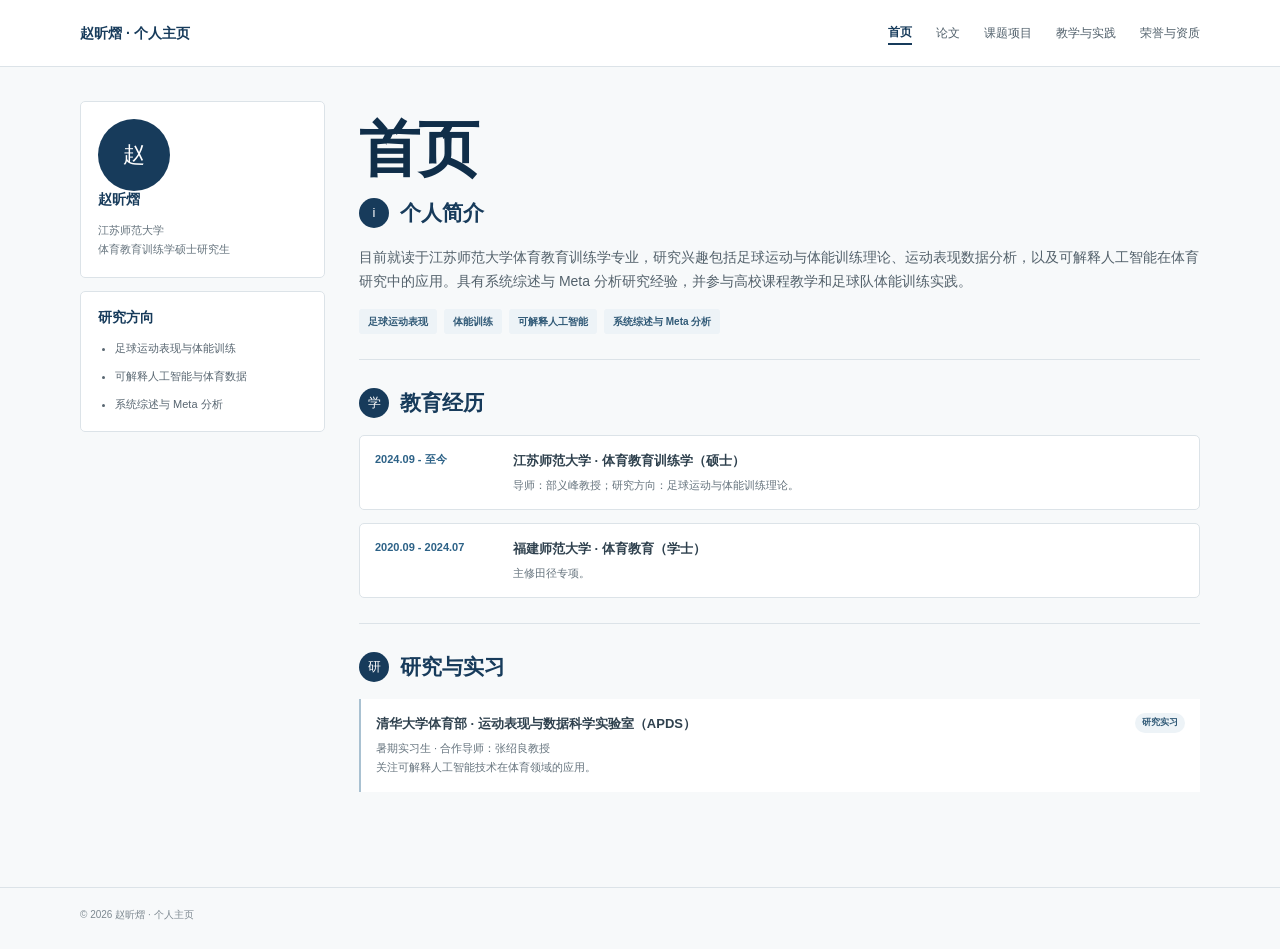
<file: index.html>
<!doctype html>
<html lang="zh-CN">
<head>
  <meta charset="utf-8">
  <meta name="viewport" content="width=device-width, initial-scale=1">
  <title>首页 · 赵昕熠</title>
  <link rel="stylesheet" href="style.css">
</head>
<body>
  <header class="top">
    <nav class="nav wrap" aria-label="主导航">
      <a class="brand" href="index.html">赵昕熠 · 个人主页</a>
      <div class="nav-links"><a href="index.html" aria-current="page">首页</a>
        <a href="publications.html">论文</a>
        <a href="projects.html">课题项目</a>
        <a href="practice.html">教学与实践</a>
        <a href="honors.html">荣誉与资质</a></div>
    </nav>
  </header>
  <main class="wrap page-grid">
    <aside class="sidebar" aria-label="个人资料">
      <section class="side-card">
        <div class="avatar" aria-hidden="true">赵</div>
        <h2>赵昕熠</h2>
        <p>江苏师范大学<br>体育教育训练学硕士研究生</p>
      </section>
      <section class="side-card">
        <h2>研究方向</h2>
        <ul><li>足球运动表现与体能训练</li><li>可解释人工智能与体育数据</li><li>系统综述与 Meta 分析</li></ul>
      </section>
    </aside>
    <div class="content">
      <h1>首页</h1>
      <section class="section" id="about">
          <h2 class="section-title"><span class="section-icon">i</span>个人简介</h2>
          <p class="intro">目前就读于江苏师范大学体育教育训练学专业，研究兴趣包括足球运动与体能训练理论、运动表现数据分析，以及可解释人工智能在体育研究中的应用。具有系统综述与 Meta 分析研究经验，并参与高校课程教学和足球队体能训练实践。</p>
          <div class="tag-list"><span class="tag">足球运动表现</span><span class="tag">体能训练</span><span class="tag">可解释人工智能</span><span class="tag">系统综述与 Meta 分析</span></div>
        </section>
      <section class="section" id="education">
          <h2 class="section-title"><span class="section-icon">学</span>教育经历</h2>
          <div class="edu-list">
            <article class="edu-item"><div class="date">2024.09 - 至今</div><div><h3>江苏师范大学 · 体育教育训练学（硕士）</h3><p>导师：部义峰教授；研究方向：足球运动与体能训练理论。</p></div></article>
            <article class="edu-item"><div class="date">2020.09 - 2024.07</div><div><h3>福建师范大学 · 体育教育（学士）</h3><p>主修田径专项。</p></div></article>
          </div>
        </section>
      <section class="section" id="experience">
          <h2 class="section-title"><span class="section-icon">研</span>研究与实习</h2>
          <div class="entry-list">
            <article class="entry"><div class="entry-head"><div><h3>清华大学体育部 · 运动表现与数据科学实验室（APDS）</h3><p>暑期实习生 · 合作导师：张绍良教授</p></div><span class="status">研究实习</span></div><p>关注可解释人工智能技术在体育领域的应用。</p></article>
          </div>
        </section>
    </div>
  </main>
  <footer><div class="wrap">© 2026 赵昕熠 · 个人主页</div></footer>
</body>
</html>
</file>
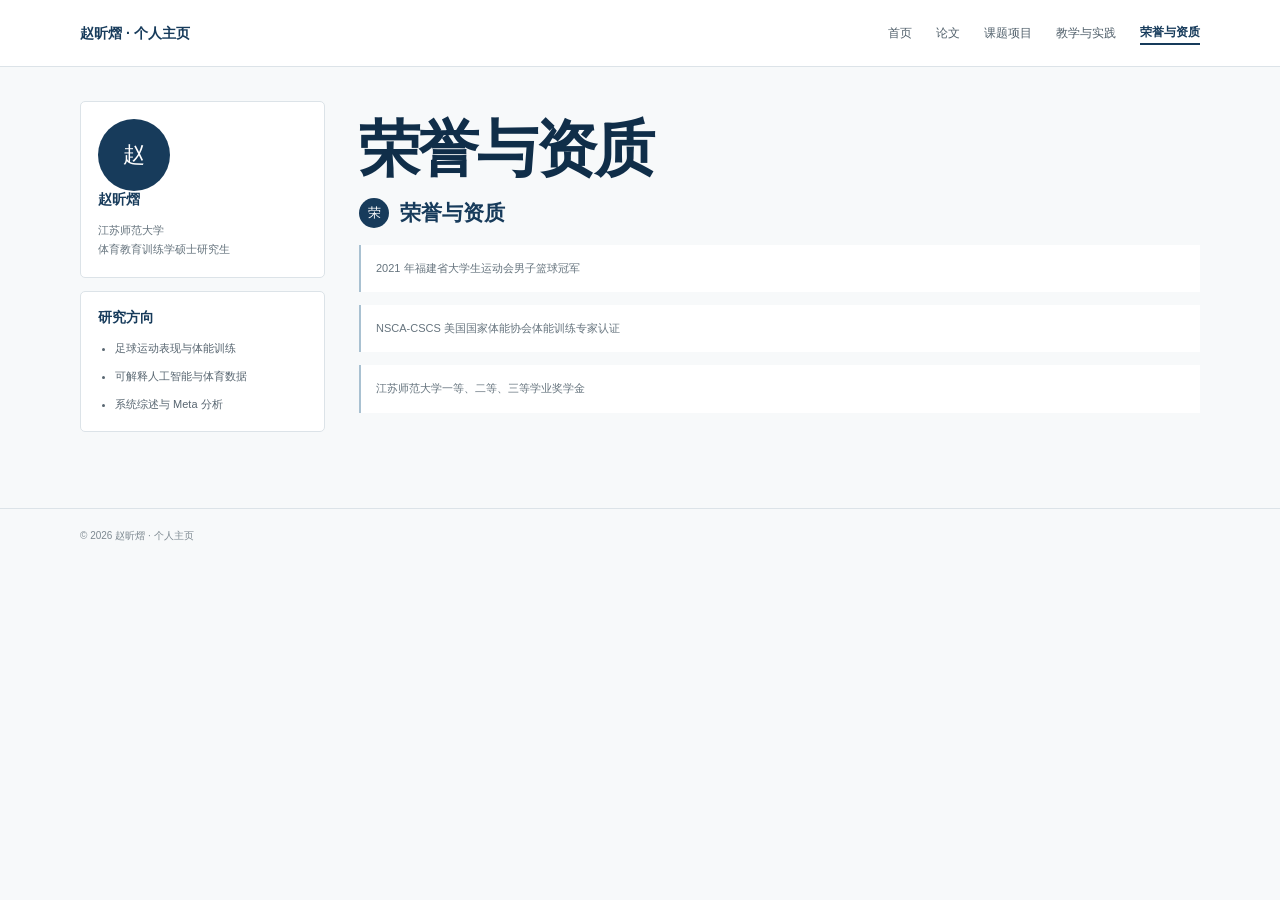
<file: honors.html>
<!doctype html>
<html lang="zh-CN">
<head>
  <meta charset="utf-8">
  <meta name="viewport" content="width=device-width, initial-scale=1">
  <title>荣誉与资质 · 赵昕熠</title>
  <link rel="stylesheet" href="style.css">
</head>
<body>
  <header class="top">
    <nav class="nav wrap" aria-label="主导航">
      <a class="brand" href="index.html">赵昕熠 · 个人主页</a>
      <div class="nav-links"><a href="index.html">首页</a>
        <a href="publications.html">论文</a>
        <a href="projects.html">课题项目</a>
        <a href="practice.html">教学与实践</a>
        <a href="honors.html" aria-current="page">荣誉与资质</a></div>
    </nav>
  </header>
  <main class="wrap page-grid">
    <aside class="sidebar" aria-label="个人资料">
      <section class="side-card">
        <div class="avatar" aria-hidden="true">赵</div>
        <h2>赵昕熠</h2>
        <p>江苏师范大学<br>体育教育训练学硕士研究生</p>
      </section>
      <section class="side-card">
        <h2>研究方向</h2>
        <ul><li>足球运动表现与体能训练</li><li>可解释人工智能与体育数据</li><li>系统综述与 Meta 分析</li></ul>
      </section>
    </aside>
    <div class="content">
      <h1>荣誉与资质</h1>
      <section class="section" id="honors">
          <h2 class="section-title"><span class="section-icon">荣</span>荣誉与资质</h2>
          <div class="entry-list">
            <article class="entry"><p>2021 年福建省大学生运动会男子篮球冠军</p></article>
            <article class="entry"><p>NSCA-CSCS 美国国家体能协会体能训练专家认证</p></article>
            <article class="entry"><p>江苏师范大学一等、二等、三等学业奖学金</p></article>
          </div>
        </section>
    </div>
  </main>
  <footer><div class="wrap">© 2026 赵昕熠 · 个人主页</div></footer>
</body>
</html>
</file>
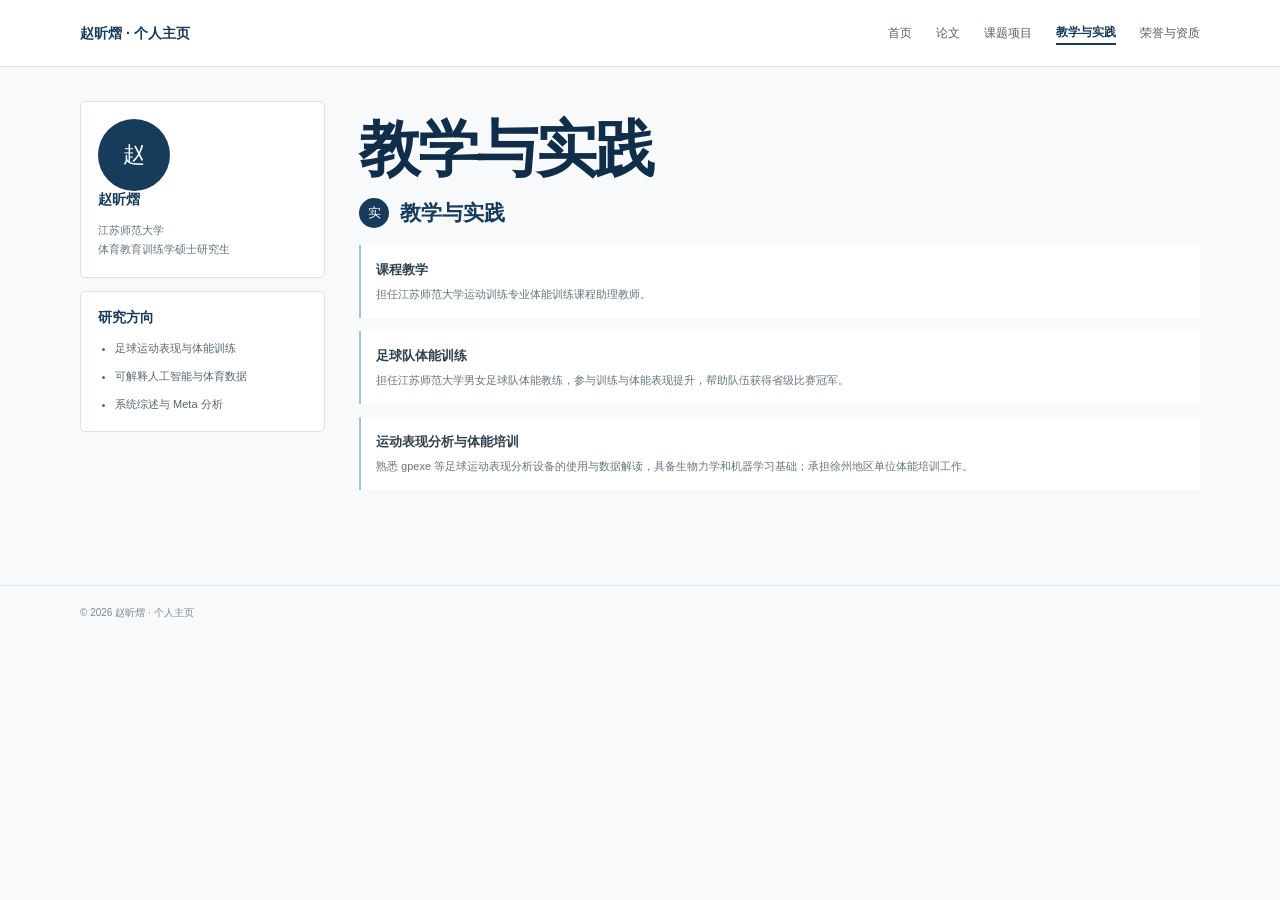
<file: practice.html>
<!doctype html>
<html lang="zh-CN">
<head>
  <meta charset="utf-8">
  <meta name="viewport" content="width=device-width, initial-scale=1">
  <title>教学与实践 · 赵昕熠</title>
  <link rel="stylesheet" href="style.css">
</head>
<body>
  <header class="top">
    <nav class="nav wrap" aria-label="主导航">
      <a class="brand" href="index.html">赵昕熠 · 个人主页</a>
      <div class="nav-links"><a href="index.html">首页</a>
        <a href="publications.html">论文</a>
        <a href="projects.html">课题项目</a>
        <a href="practice.html" aria-current="page">教学与实践</a>
        <a href="honors.html">荣誉与资质</a></div>
    </nav>
  </header>
  <main class="wrap page-grid">
    <aside class="sidebar" aria-label="个人资料">
      <section class="side-card">
        <div class="avatar" aria-hidden="true">赵</div>
        <h2>赵昕熠</h2>
        <p>江苏师范大学<br>体育教育训练学硕士研究生</p>
      </section>
      <section class="side-card">
        <h2>研究方向</h2>
        <ul><li>足球运动表现与体能训练</li><li>可解释人工智能与体育数据</li><li>系统综述与 Meta 分析</li></ul>
      </section>
    </aside>
    <div class="content">
      <h1>教学与实践</h1>
      <section class="section" id="practice">
          <h2 class="section-title"><span class="section-icon">实</span>教学与实践</h2>
          <div class="entry-list">
            <article class="entry"><h3>课程教学</h3><p>担任江苏师范大学运动训练专业体能训练课程助理教师。</p></article>
            <article class="entry"><h3>足球队体能训练</h3><p>担任江苏师范大学男女足球队体能教练，参与训练与体能表现提升，帮助队伍获得省级比赛冠军。</p></article>
            <article class="entry"><h3>运动表现分析与体能培训</h3><p>熟悉 gpexe 等足球运动表现分析设备的使用与数据解读，具备生物力学和机器学习基础；承担徐州地区单位体能培训工作。</p></article>
          </div>
        </section>
    </div>
  </main>
  <footer><div class="wrap">© 2026 赵昕熠 · 个人主页</div></footer>
</body>
</html>
</file>
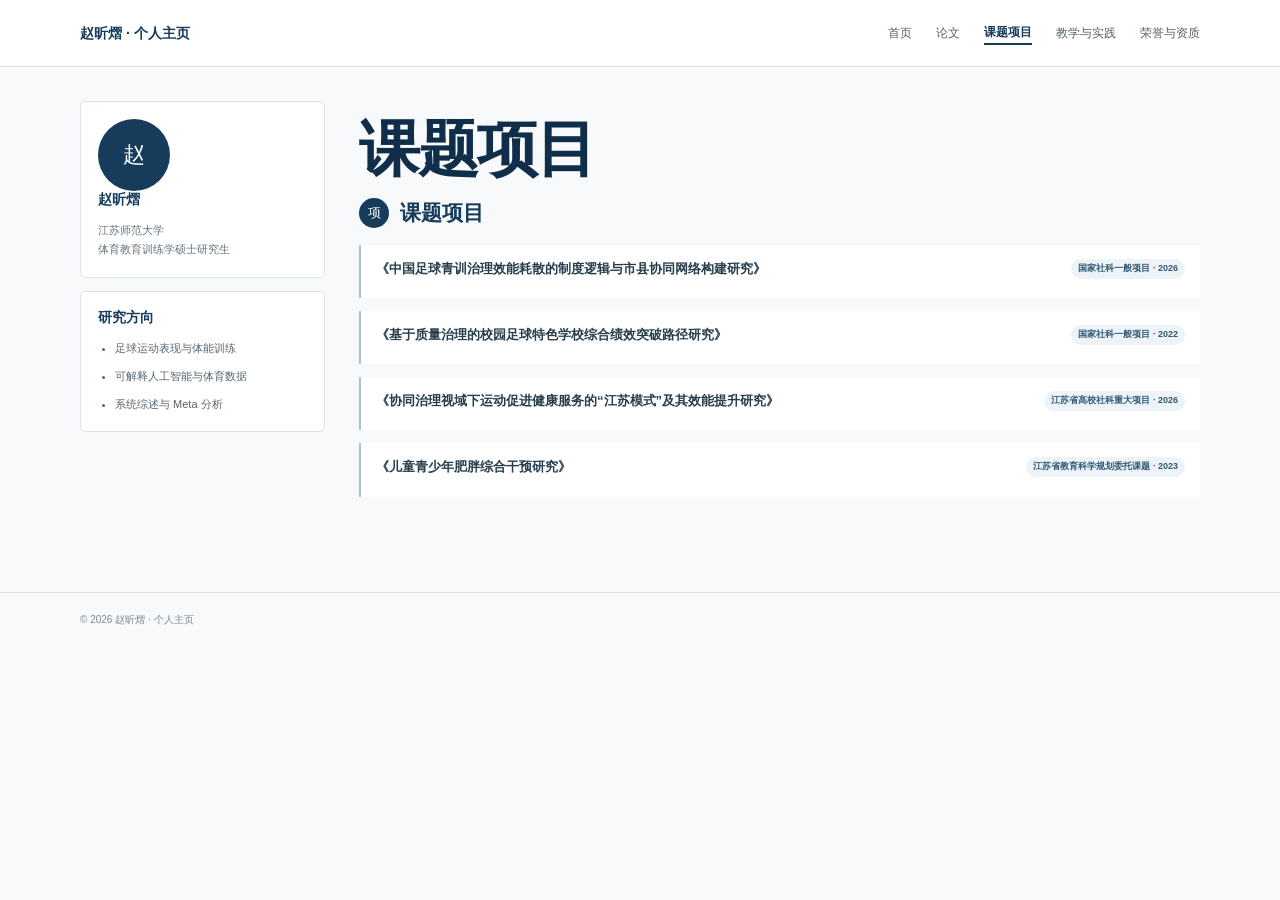
<file: projects.html>
<!doctype html>
<html lang="zh-CN">
<head>
  <meta charset="utf-8">
  <meta name="viewport" content="width=device-width, initial-scale=1">
  <title>课题项目 · 赵昕熠</title>
  <link rel="stylesheet" href="style.css">
</head>
<body>
  <header class="top">
    <nav class="nav wrap" aria-label="主导航">
      <a class="brand" href="index.html">赵昕熠 · 个人主页</a>
      <div class="nav-links"><a href="index.html">首页</a>
        <a href="publications.html">论文</a>
        <a href="projects.html" aria-current="page">课题项目</a>
        <a href="practice.html">教学与实践</a>
        <a href="honors.html">荣誉与资质</a></div>
    </nav>
  </header>
  <main class="wrap page-grid">
    <aside class="sidebar" aria-label="个人资料">
      <section class="side-card">
        <div class="avatar" aria-hidden="true">赵</div>
        <h2>赵昕熠</h2>
        <p>江苏师范大学<br>体育教育训练学硕士研究生</p>
      </section>
      <section class="side-card">
        <h2>研究方向</h2>
        <ul><li>足球运动表现与体能训练</li><li>可解释人工智能与体育数据</li><li>系统综述与 Meta 分析</li></ul>
      </section>
    </aside>
    <div class="content">
      <h1>课题项目</h1>
      <section class="section" id="projects">
          <h2 class="section-title"><span class="section-icon">项</span>课题项目</h2>
          <div class="project-list">
            <article class="project"><div class="project-head"><h3>《中国足球青训治理效能耗散的制度逻辑与市县协同网络构建研究》</h3><span class="status">国家社科一般项目 · 2026</span></div></article>
            <article class="project"><div class="project-head"><h3>《基于质量治理的校园足球特色学校综合绩效突破路径研究》</h3><span class="status">国家社科一般项目 · 2022</span></div></article>
            <article class="project"><div class="project-head"><h3>《协同治理视域下运动促进健康服务的“江苏模式”及其效能提升研究》</h3><span class="status">江苏省高校社科重大项目 · 2026</span></div></article>
            <article class="project"><div class="project-head"><h3>《儿童青少年肥胖综合干预研究》</h3><span class="status">江苏省教育科学规划委托课题 · 2023</span></div></article>
          </div>
        </section>
    </div>
  </main>
  <footer><div class="wrap">© 2026 赵昕熠 · 个人主页</div></footer>
</body>
</html>
</file>
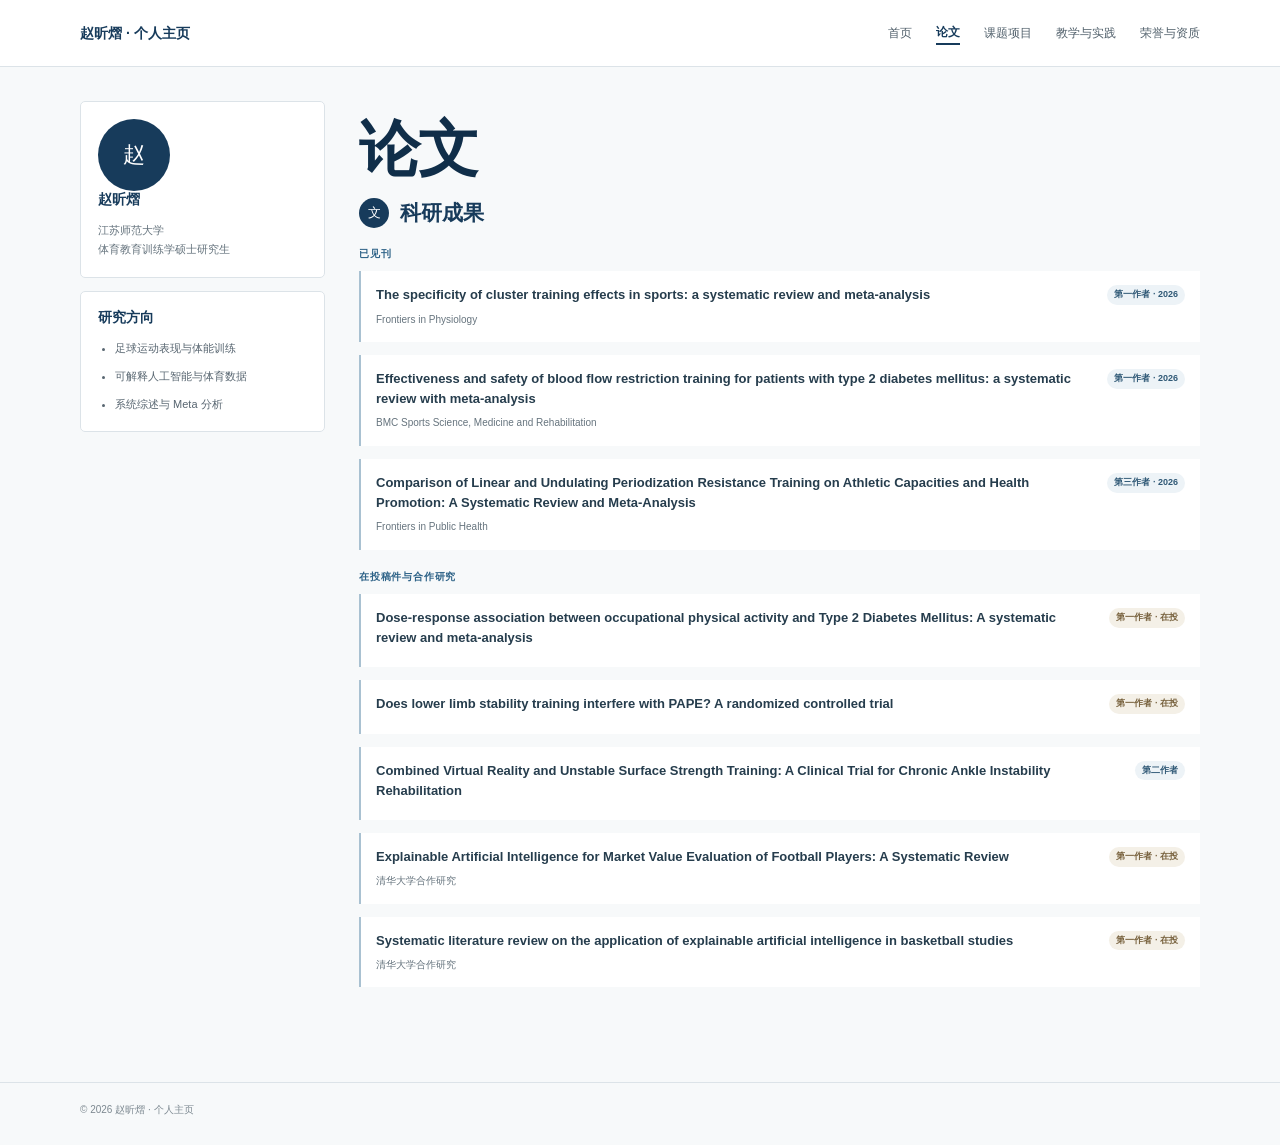
<file: publications.html>
<!doctype html>
<html lang="zh-CN">
<head>
  <meta charset="utf-8">
  <meta name="viewport" content="width=device-width, initial-scale=1">
  <title>论文 · 赵昕熠</title>
  <link rel="stylesheet" href="style.css">
</head>
<body>
  <header class="top">
    <nav class="nav wrap" aria-label="主导航">
      <a class="brand" href="index.html">赵昕熠 · 个人主页</a>
      <div class="nav-links"><a href="index.html">首页</a>
        <a href="publications.html" aria-current="page">论文</a>
        <a href="projects.html">课题项目</a>
        <a href="practice.html">教学与实践</a>
        <a href="honors.html">荣誉与资质</a></div>
    </nav>
  </header>
  <main class="wrap page-grid">
    <aside class="sidebar" aria-label="个人资料">
      <section class="side-card">
        <div class="avatar" aria-hidden="true">赵</div>
        <h2>赵昕熠</h2>
        <p>江苏师范大学<br>体育教育训练学硕士研究生</p>
      </section>
      <section class="side-card">
        <h2>研究方向</h2>
        <ul><li>足球运动表现与体能训练</li><li>可解释人工智能与体育数据</li><li>系统综述与 Meta 分析</li></ul>
      </section>
    </aside>
    <div class="content">
      <h1>论文</h1>
      <section class="section" id="publications">
          <h2 class="section-title"><span class="section-icon">文</span>科研成果</h2>
          <p class="year-label">已见刊</p>
          <div class="publication-list">
            <article class="publication"><div class="publication-head"><h3>The specificity of cluster training effects in sports: a systematic review and meta-analysis</h3><span class="status">第一作者 · 2026</span></div><p>Frontiers in Physiology</p></article>
            <article class="publication"><div class="publication-head"><h3>Effectiveness and safety of blood flow restriction training for patients with type 2 diabetes mellitus: a systematic review with meta-analysis</h3><span class="status">第一作者 · 2026</span></div><p>BMC Sports Science, Medicine and Rehabilitation</p></article>
            <article class="publication"><div class="publication-head"><h3>Comparison of Linear and Undulating Periodization Resistance Training on Athletic Capacities and Health Promotion: A Systematic Review and Meta-Analysis</h3><span class="status">第三作者 · 2026</span></div><p>Frontiers in Public Health</p></article>
          </div>
          <p class="year-label" style="margin-top:18px">在投稿件与合作研究</p>
          <div class="publication-list">
            <article class="publication"><div class="publication-head"><h3>Dose-response association between occupational physical activity and Type 2 Diabetes Mellitus: A systematic review and meta-analysis</h3><span class="status pending">第一作者 · 在投</span></div></article>
            <article class="publication"><div class="publication-head"><h3>Does lower limb stability training interfere with PAPE? A randomized controlled trial</h3><span class="status pending">第一作者 · 在投</span></div></article>
            <article class="publication"><div class="publication-head"><h3>Combined Virtual Reality and Unstable Surface Strength Training: A Clinical Trial for Chronic Ankle Instability Rehabilitation</h3><span class="status">第二作者</span></div></article>
            <article class="publication"><div class="publication-head"><h3>Explainable Artificial Intelligence for Market Value Evaluation of Football Players: A Systematic Review</h3><span class="status pending">第一作者 · 在投</span></div><p>清华大学合作研究</p></article>
            <article class="publication"><div class="publication-head"><h3>Systematic literature review on the application of explainable artificial intelligence in basketball studies</h3><span class="status pending">第一作者 · 在投</span></div><p>清华大学合作研究</p></article>
          </div>
        </section>
    </div>
  </main>
  <footer><div class="wrap">© 2026 赵昕熠 · 个人主页</div></footer>
</body>
</html>
</file>
<file: style.css>
:root {
      color-scheme: light;
      --navy: #173b5b;
      --navy-deep: #102e49;
      --blue: #2d6287;
      --ink: #23313b;
      --muted: #66747e;
      --line: #dce3e8;
      --paper: #f7f9fa;
      --white: #fff;
      --soft-blue: #edf3f7;
      --sans: Inter, "Aptos", "PingFang SC", "Microsoft YaHei", sans-serif;
      --serif: "Iowan Old Style", "Noto Serif SC", Georgia, serif;
    }
    * { box-sizing: border-box; }
    html { scroll-behavior: smooth; scroll-padding-top: 84px; }
    body { margin: 0; background: var(--paper); color: var(--ink); font: 14px/1.75 var(--sans); -webkit-font-smoothing: antialiased; }
    a { color: inherit; }
    .wrap { width: min(1120px, calc(100% - 44px)); margin: 0 auto; }
    .top { position: sticky; top: 0; z-index: 5; background: rgba(255,255,255,.95); border-bottom: 1px solid var(--line); backdrop-filter: blur(14px); }
    .nav { display: flex; justify-content: space-between; align-items: center; min-height: 66px; gap: 24px; }
    .brand { display: flex; align-items: center; gap: 10px; color: var(--navy); font-weight: 750; text-decoration: none; white-space: nowrap; }
    .brand-icon { display: grid; place-items: center; width: 30px; height: 30px; border-radius: 50%; background: var(--navy); color: white; font: 12px var(--serif); }
    .nav-links { display: flex; align-items: center; gap: 24px; }
    .nav-links a { color: #52616c; font-size: 12px; text-decoration: none; transition: color .2s; }
    .nav-links a:hover, .nav-links a:focus-visible { color: var(--blue); }
    .nav-links .contact-link { padding: 7px 13px; border: 1px solid #b9cbd7; border-radius: 4px; color: var(--navy); }
    .hero { padding: 53px 0 31px; background: linear-gradient(120deg, #edf3f7 0%, #f7f9fa 70%); border-bottom: 1px solid var(--line); }
    .hero-grid { display: grid; grid-template-columns: 1fr 280px; gap: 52px; align-items: center; }
    .eyebrow { display: inline-flex; gap: 9px; align-items: center; color: var(--blue); text-transform: uppercase; letter-spacing: .15em; font-size: 10px; font-weight: 800; }
    .eyebrow::before { content: ""; width: 22px; height: 1px; background: currentColor; }
    h1 { margin: 13px 0 12px; color: var(--navy-deep); font: 600 clamp(38px, 6vw, 61px)/1.18 var(--serif); letter-spacing: -.035em; }
    .hero-lede { max-width: 650px; margin: 0; color: #53636e; font-size: 15px; }
    .hero-actions { display: flex; flex-wrap: wrap; gap: 10px; margin-top: 22px; }
    .button { display: inline-flex; align-items: center; gap: 8px; min-height: 39px; padding: 0 14px; border: 1px solid var(--navy); border-radius: 4px; background: var(--navy); color: white; text-decoration: none; font-size: 12px; font-weight: 700; transition: background .2s, transform .2s; }
    .button:hover { transform: translateY(-1px); background: var(--navy-deep); }
    .button.secondary { background: transparent; color: var(--navy); }
    .button.secondary:hover { background: white; }
    .profile-box { display: grid; grid-template-columns: 72px 1fr; gap: 15px; align-items: center; padding: 17px; border: 1px solid #d4dfe6; border-radius: 6px; background: rgba(255,255,255,.8); }
    .avatar { display: grid; place-items: center; width: 72px; height: 72px; border-radius: 50%; background: var(--navy); color: white; font: 22px var(--serif); }
    .profile-box h2 { margin: 0 0 3px; color: var(--navy); font: 600 18px var(--serif); }
    .profile-box p { margin: 0; color: var(--muted); font-size: 11px; line-height: 1.55; }
    .profile-details { grid-column: 1 / -1; display: grid; gap: 7px; padding-top: 12px; border-top: 1px solid var(--line); }
    .profile-detail { display: flex; justify-content: space-between; gap: 12px; font-size: 11px; }
    .profile-detail span:first-child { color: var(--muted); }
    .profile-detail span:last-child { text-align: right; color: #394b59; font-weight: 650; }
    main { padding: 34px 0 70px; }
    .page-grid { display: grid; grid-template-columns: minmax(0, 1fr) 255px; gap: 34px; align-items: start; }
    .content { min-width: 0; }
    .section { margin: 0 0 28px; padding: 0 0 25px; border-bottom: 1px solid var(--line); scroll-margin-top: 86px; }
    .section:last-child { border-bottom: 0; }
    .section-title { display: flex; align-items: center; gap: 11px; margin: 0 0 17px; color: var(--navy); font: 650 21px/1.35 var(--serif); }
    .section-icon { display: grid; place-items: center; flex: 0 0 30px; width: 30px; height: 30px; border-radius: 50%; background: var(--navy); color: white; font: 13px var(--sans); }
    .intro { margin: 0; color: #53616b; }
    .tag-list { display: flex; flex-wrap: wrap; gap: 7px; margin-top: 15px; }
    .tag { padding: 4px 9px; border-radius: 3px; background: var(--soft-blue); color: #315a77; font-size: 10px; font-weight: 700; }
    .edu-list, .entry-list, .publication-list, .project-list { display: grid; gap: 13px; }
    .edu-item { display: grid; grid-template-columns: 122px 1fr; gap: 16px; padding: 14px 15px; border: 1px solid var(--line); border-radius: 5px; background: var(--white); }
    .date { color: var(--blue); font-size: 11px; font-weight: 800; }
    .edu-item h3, .entry h3 { margin: 0 0 3px; color: #2f414e; font-size: 13px; }
    .edu-item p, .entry p { margin: 0; color: var(--muted); font-size: 11px; }
    .entry, .publication, .project { padding: 14px 15px; border-left: 2px solid #a9c1d1; background: var(--white); }
    .entry-head, .publication-head, .project-head { display: flex; align-items: flex-start; justify-content: space-between; gap: 16px; }
    .status { flex: 0 0 auto; padding: 2px 7px; border-radius: 999px; background: var(--soft-blue); color: #315a77; font-size: 9px; font-weight: 750; }
    .status.pending { background: #f4f0e7; color: #78623e; }
    .publication h3, .project h3 { margin: 0 0 5px; color: #263d4d; font: 600 13px/1.55 var(--sans); }
    .publication p, .project p { margin: 0; color: var(--muted); font-size: 10px; }
    .publication p + p { margin-top: 3px; }
    .project strong { color: #354b5a; }
    .year-label { margin: 0 0 9px; color: var(--blue); font-size: 10px; font-weight: 850; letter-spacing: .08em; text-transform: uppercase; }
    .sidebar { position: sticky; top: 91px; display: grid; gap: 13px; }
    .side-card { padding: 17px; border: 1px solid var(--line); border-radius: 5px; background: white; }
    .side-card h2 { margin: 0 0 12px; color: var(--navy); font: 650 14px var(--serif); }
    .side-card p { margin: 0; color: var(--muted); font-size: 11px; }
    .side-card ul { display: grid; gap: 9px; margin: 0; padding-left: 17px; color: #586671; font-size: 11px; }
    .side-stat { display: flex; justify-content: space-between; gap: 12px; padding: 7px 0; border-bottom: 1px solid #edf0f2; color: #5b6872; font-size: 10px; }
    .side-stat:last-child { border: 0; }
    .side-stat strong { color: var(--navy); text-align: right; }
    .contact-panel { padding: 17px; border-radius: 5px; background: var(--navy); color: white; }
    .contact-panel h2 { margin: 0 0 6px; font: 600 17px var(--serif); }
    .contact-panel p { margin: 0; color: #d5e2eb; font-size: 10px; }
    footer { padding: 18px 0 26px; border-top: 1px solid var(--line); color: #7d8991; font-size: 10px; }
    .footer-row { display: flex; justify-content: space-between; gap: 18px; }
    @media (max-width: 850px) {
      .wrap { width: min(100% - 32px, 680px); }
      .nav-links { max-width: 63vw; gap: 15px; overflow-x: auto; }
      .nav-links a { white-space: nowrap; font-size: 10px; }
      .nav-links a:nth-child(2), .nav-links a:nth-child(5) { display: none; }
      .hero { padding: 36px 0 25px; }
      .hero-grid { grid-template-columns: 1fr; gap: 22px; }
      .profile-box { max-width: 430px; }
      .page-grid { grid-template-columns: 1fr; gap: 12px; }
      .sidebar { position: static; grid-template-columns: repeat(2, minmax(0, 1fr)); }
      .contact-panel { grid-column: 1 / -1; }
    }
    @media (max-width: 520px) {
      .brand { font-size: 11px; }
      .nav-links { gap: 12px; }
      .nav-links a:nth-child(3) { display: none; }
      .nav-links .contact-link { padding: 5px 9px; }
      .hero-grid { gap: 18px; }
      .edu-item { grid-template-columns: 1fr; gap: 2px; }
      .entry-head, .publication-head, .project-head { flex-direction: column; gap: 5px; }
      .status { align-self: flex-start; }
      .sidebar { grid-template-columns: 1fr; }
      .footer-row { flex-direction: column; gap: 3px; }
    }
    @media (prefers-reduced-motion: reduce) { html { scroll-behavior: auto; } *, *::before, *::after { transition-duration: .01ms !important; } }
  
.page-grid { grid-template-columns: 245px minmax(0, 1fr); }
.sidebar { align-self: start; }
.section:last-child { margin-bottom: 0; }
.nav-links a[aria-current="page"] { color: var(--navy); font-weight: 750; border-bottom: 2px solid var(--navy); }
@media (max-width: 850px) {
  .nav { flex-wrap: wrap; gap: 6px; padding: 10px 0; }
  .nav-links { max-width: 100%; flex-wrap: wrap; }
  .nav-links a:nth-child(n) { display: inline-block; font-size: 12px; }
  .page-grid, .sidebar { grid-template-columns: 1fr; }
  .side-card:not(:first-child) { display: none; }
}
</file>
